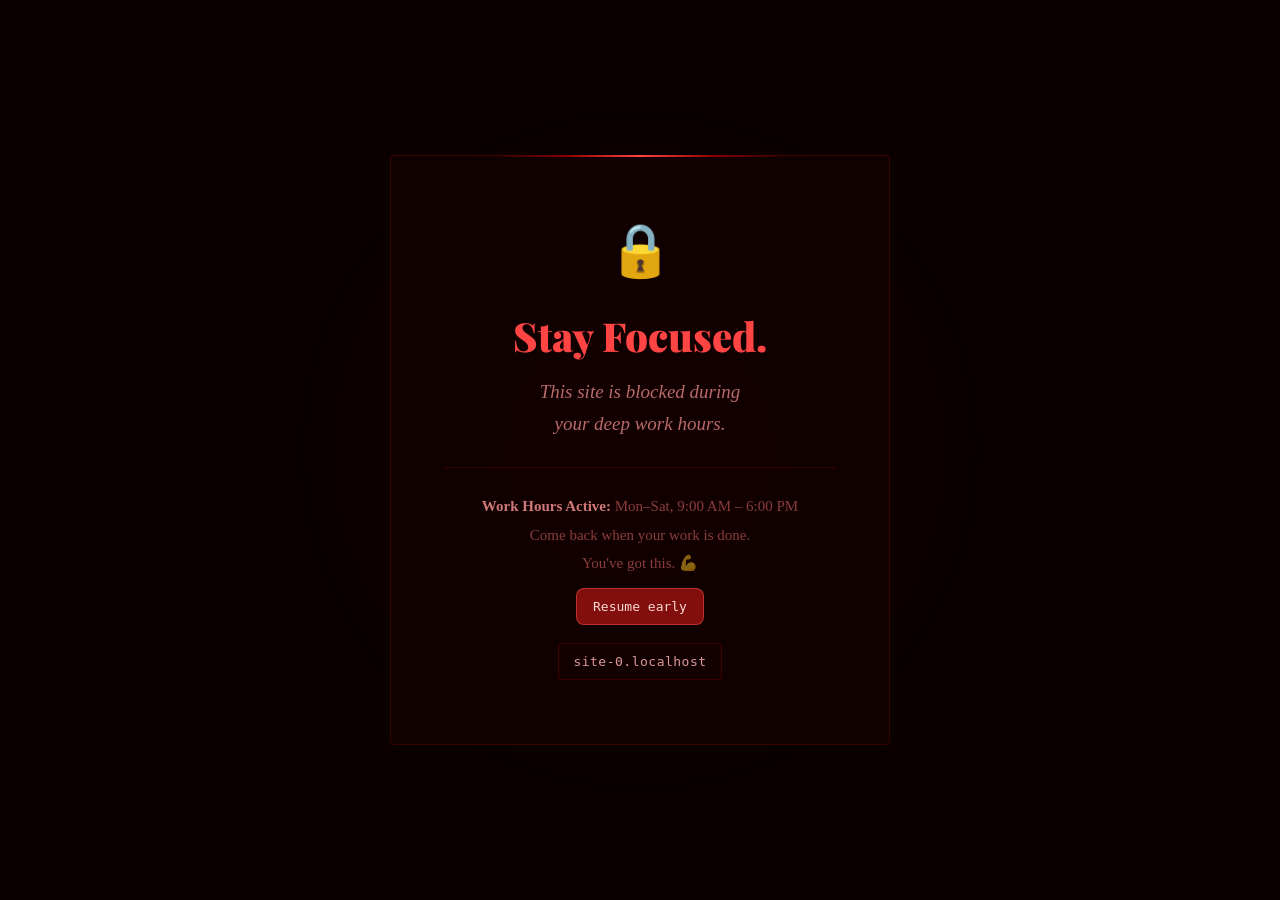
<file: blocked.html>
<!DOCTYPE html>
<html lang="en">
<head>
  <meta charset="UTF-8">
  <title>Blocked – FocusGuard</title>
  <link href="https://fonts.googleapis.com/css2?family=Playfair+Display:wght@700;900&family=Crimson+Pro:ital,wght@0,400;1,400&display=swap" rel="stylesheet">
  <style>
    * { margin: 0; padding: 0; box-sizing: border-box; }
    body {
      background: #0a0000;
      min-height: 100vh;
      display: flex;
      align-items: center;
      justify-content: center;
      font-family: 'Roboto', 'sans-serif';
    }
    .bg-glow {
      position: fixed;
      width: 700px; height: 700px;
      background: radial-gradient(circle, rgba(139,0,0,0.12) 0%, transparent 70%);
      top: 50%; left: 50%;
      transform: translate(-50%, -50%);
      pointer-events: none;
    }
    .card {
      text-align: center;
      padding: 64px 52px;
      border: 1px solid rgba(139,0,0,0.35);
      border-radius: 4px;
      background: rgba(18,0,0,0.85);
      max-width: 500px;
      width: 92%;
      position: relative;
    }
    .card::before {
      content: '';
      position: absolute;
      top: -1px; left: 20%; right: 20%;
      height: 2px;
      background: linear-gradient(90deg, transparent, #8B0000, #FF4444, #8B0000, transparent);
    }
    .lock { font-size: 52px; margin-bottom: 28px; display: block; }
    h1 {
      font-family: 'Playfair Display', serif;
      font-size: 40px;
      font-weight: 900;
      color: #FF4444;
      margin-bottom: 14px;
    }
    p {
      color: rgba(255,150,150,0.7);
      font-size: 19px;
      font-style: italic;
      margin-bottom: 28px;
      line-height: 1.65;
    }
    .info {
      color: rgba(255,120,120,0.5);
      font-size: 15px;
      line-height: 1.9;
      border-top: 1px solid rgba(139,0,0,0.3);
      padding-top: 24px;
    }

    .info strong { color: rgba(255,150,150,0.8); }

    .pause-state {
      display: block;
      margin: 10px 0 8px;
      color: rgba(255, 170, 170, 0.75);
      font-size: 14px;
      font-family: 'JetBrains Mono', monospace;
    }

    .resume-btn {
      margin: 10px auto 0;
      padding: 10px 16px;
      border: 1px solid rgba(220, 70, 70, 0.65);
      border-radius: 8px;
      background: rgba(180, 20, 20, 0.7);
      color: rgba(255, 230, 220, 0.95);
      font-family: 'JetBrains Mono', monospace;
      font-size: 13px;
      cursor: pointer;
      transition: all 0.2s ease;
      display: block;
    }

    .resume-btn:hover {
      background: rgba(200, 40, 40, 0.8);
      border-color: rgba(240, 100, 100, 0.75);
    }

    .resume-btn:active {
      transform: translateY(1px);
    }

    .domain {
      margin-top: 18px;
      padding: 10px 14px;
      border: 1px solid rgba(139,0,0,0.35);
      border-radius: 4px;
      display: inline-block;
      color: rgba(255,180,180,0.85);
      font-family: 'JetBrains Mono', monospace;
      letter-spacing: 0.5px;
      font-size: 13px;
      background: rgba(20,0,0,0.45);
    }
  </style>
</head>
<body>
  <div class="bg-glow"></div>
  <div class="card">
    <span class="lock">🔒</span>
    <h1>Stay Focused.</h1>
    <p>This site is blocked during<br>your deep work hours.</p>
    <div class="info">
      <strong>Work Hours Active:</strong> <span id="workHours">Mon–Sat, 9 AM – 6 PM</span><br>
      <span id="pauseState"></span>
      Come back when your work is done.<br>
      You've got this. 💪
    </div>
    <button id="resumeBtn" class="resume-btn" hidden>Resume early</button>
    <div class="domain" id="blockedDomain"></div>
  </div>

    <script src="blocked.js"></script>
</body>
</html>
</file>
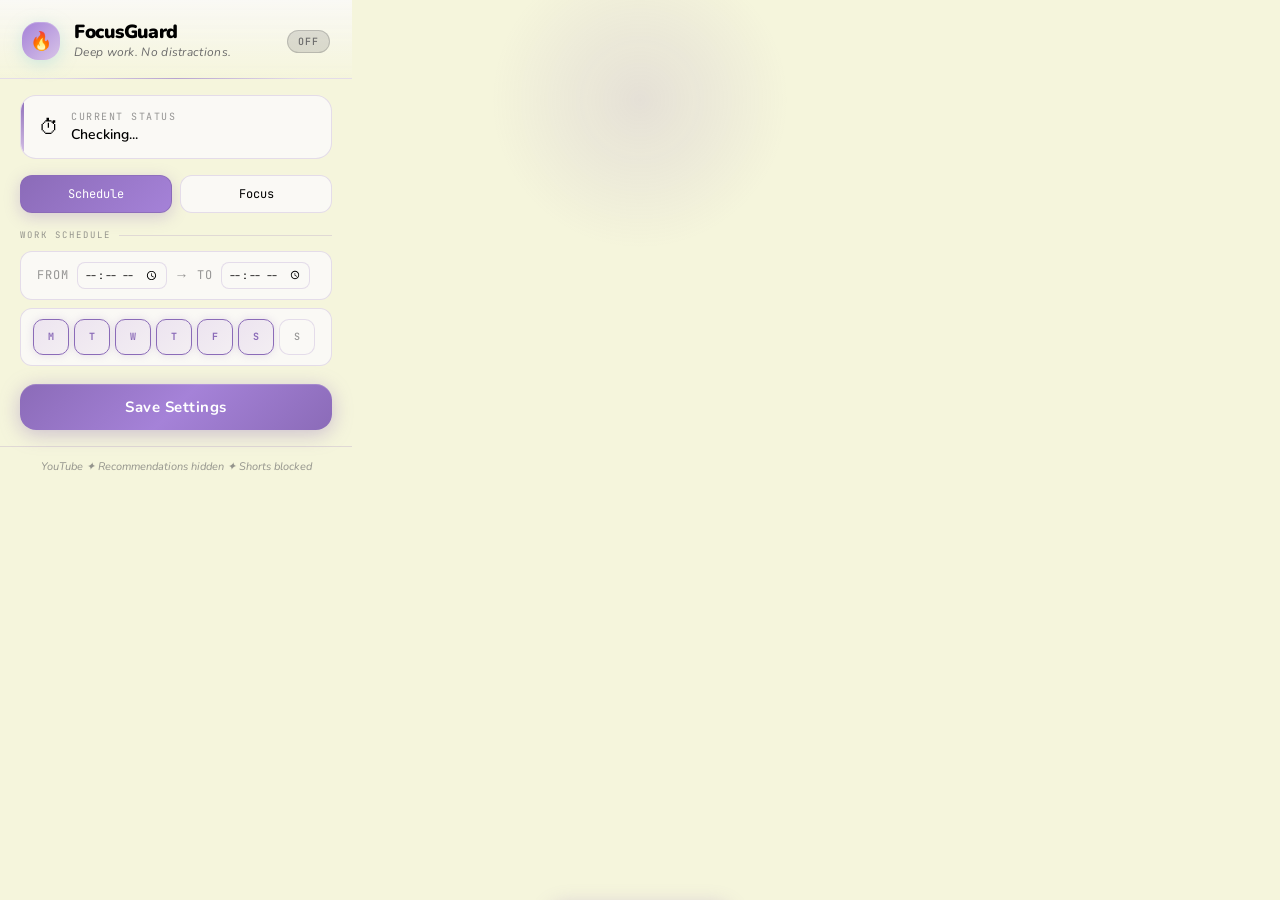
<file: popup.html>
<!DOCTYPE html>
<html lang="en">
<head>
  <meta charset="UTF-8">
  <meta name="viewport" content="width=device-width, initial-scale=1.0">
  <title>FocusGuard</title>
  <link href="https://fonts.googleapis.com/css2?family=Nunito:wght@300;400;600;700;900&family=JetBrains+Mono:wght@400;500&display=swap" rel="stylesheet">
  <style>
    :root {
      --soft-red: #8B6BB8;
      --soft-green: #D8C4E8;
      --cream: #F5F5DC;
      --light-cream: #FAF9F6;
      --dark-text: #000000;
      --muted-text: #6B6B6B;
      --border: rgba(139, 107, 184, 0.2);
      --border-hot: rgba(139, 107, 184, 0.5);
      --surface: rgba(250, 249, 246, 0.95);
      --bg: var(--cream);
      --bg2: var(--light-cream);
      --text: var(--dark-text);
      --text-dim: var(--muted-text);
      --text-muted: rgba(107, 107, 107, 0.7);
      --purple-dark: #7C5AC2;
      --purple-light: #E6D9F5;
      --purple-accent: #A582D8;
    }

    * { margin: 0; padding: 0; box-sizing: border-box; }

    body {
      width: 360px;
      max-height: 600px;
      min-height: 480px;
      background: var(--bg);
      font-family: 'Nunito', sans-serif;
      color: var(--text);
      overflow-x: hidden;
      overflow-y: auto;
      position: relative;
      padding-right: 8px;
    }

    /* Ambient glow */
    .ambient {
      position: fixed;
      width: 300px; height: 300px;
      background: radial-gradient(circle, rgba(139, 107, 184, 0.15) 0%, transparent 70%);
      top: -50px; left: 50%;
      transform: translateX(-50%);
      pointer-events: none;
      z-index: 0;
    }

    .wrapper {
      position: relative;
      z-index: 1;
      padding: 0 0 20px;
    }

    /* ── HEADER ── */
    header {
      padding: 22px 22px 18px;
      border-bottom: 1px solid var(--border);
      display: flex;
      align-items: center;
      gap: 14px;
      position: relative;
      background: linear-gradient(180deg, rgba(250, 249, 246, 0.95) 0%, transparent 100%);
    }

    header::after {
      content: '';
      position: absolute;
      bottom: -1px; left: 15%; right: 15%;
      height: 1px;
      background: linear-gradient(90deg, transparent, #8B6BB8, transparent);
      opacity: 0.5;
    }

    .logo-mark {
      width: 38px; height: 38px;
      background: linear-gradient(135deg, #A582D8, #D8C4E8);
      border-radius: 16px;
      display: flex;
      align-items: center;
      justify-content: center;
      font-size: 18px;
      box-shadow: 0 4px 16px rgba(168, 218, 220, 0.5), inset 0 1px 0 rgba(255,255,255,0.2);
      flex-shrink: 0;
    }

    .header-text h1 {
      font-family: 'Nunito', sans-serif;
      font-size: 19px;
      font-weight: 900;
      letter-spacing: -0.3px;
      color: var(--dark-text);
      line-height: 1;
    }

    .header-text .tagline {
      font-size: 12px;
      color: var(--text-dim);
      font-style: italic;
      margin-top: 2px;
      letter-spacing: 0.3px;
    }

    .status-badge {
      margin-left: auto;
      padding: 4px 10px;
      border-radius: 20px;
      font-family: 'JetBrains Mono', monospace;
      font-size: 10px;
      font-weight: 500;
      letter-spacing: 1px;
      text-transform: uppercase;
      transition: all 0.3s ease;
    }

    .status-badge.active {
      background: rgba(139, 107, 184, 0.2);
      border: 1px solid rgba(139, 107, 184, 0.5);
      color: #8B6BB8;
      box-shadow: 0 0 12px rgba(139, 107, 184, 0.25);
    }

    .status-badge.inactive {
      background: rgba(107, 107, 107, 0.2);
      border: 1px solid rgba(107, 107, 107, 0.3);
      color: var(--muted-text);
    }

    /* ── TIME BLOCK ── */
    .time-block {
      margin: 16px 20px 0;
      padding: 14px 18px;
      background: var(--surface);
      border: 1px solid var(--border);
      border-radius: 16px;
      display: flex;
      align-items: center;
      gap: 12px;
      position: relative;
      overflow: hidden;
    }

    .time-block.is-active {
      border-color: rgba(139, 107, 184, 0.4);
      background: rgba(250, 249, 246, 0.95);
    }

    .time-block::before {
      content: '';
      position: absolute;
      top: 0; left: 0; bottom: 0;
      width: 3px;
      background: linear-gradient(180deg, #8B6BB8, #D8C4E8);
      border-radius: 4px 0 0 4px;
    }

    .time-icon { font-size: 20px; }

    .time-info { flex: 1; }
    .time-info .label {
      font-size: 10px;
      color: var(--text-muted);
      text-transform: uppercase;
      letter-spacing: 1.5px;
      font-family: 'JetBrains Mono', monospace;
      margin-bottom: 2px;
    }

    .time-info .value {
      font-size: 14px;
      color: var(--text);
      font-weight: 600;
    }

    .time-info .value span {
      color: var(--rose);
    }

    .countdown {
      font-family: 'JetBrains Mono', monospace;
      font-size: 11px;
      color: #8B6BB8;
      text-align: right;
      line-height: 1.4;
    }
    .countdown .count-label {
      color: var(--text-muted);
      font-size: 9px;
      text-transform: uppercase;
      letter-spacing: 1px;
    }

    /* ── SECTION ── */
    .section {
      margin: 16px 20px 0;
    }

    .section-title {
      font-family: 'JetBrains Mono', monospace;
      font-size: 9px;
      letter-spacing: 2px;
      text-transform: uppercase;
      color: var(--text-muted);
      margin-bottom: 10px;
      display: flex;
      align-items: center;
      gap: 8px;
    }

    /* ── TAB NAV ── */
    .tabbar {
      display: flex;
      gap: 8px;
      padding: 0 20px;
      margin-top: 16px;
    }

    .tab {
      flex: 1;
      padding: 10px 12px;
      border: 1px solid var(--border);
      border-radius: 12px;
      background: var(--surface);
      color: var(--text);
      font-family: 'JetBrains Mono', monospace;
      font-size: 12px;
      cursor: pointer;
      transition: all 0.2s;
    }

    .tab.active {
      background: linear-gradient(135deg, #8B6BB8 0%, #A582D8 100%);
      border-color: rgba(139, 107, 184, 0.8);
      color: #fff;
      box-shadow: 0 4px 16px rgba(139, 107, 184, 0.3);
    }

    .tab:focus {
      outline: 2px solid #8B6BB8;
      outline-offset: 2px;
    }

    .tab-content {
      display: none;
    }

    .tab-content.active {
      display: block;
    }

    .section-title::after {
      content: '';
      flex: 1;
      height: 1px;
      background: var(--border);
    }

    /* ── MASTER TOGGLE ── */
    .master-toggle {
      display: flex;
      align-items: center;
      justify-content: space-between;
      padding: 14px 18px;
      background: var(--surface);
      border: 1px solid var(--border);
      border-radius: 16px;
      cursor: pointer;
      transition: all 0.2s;
    }

    .master-toggle:hover {
      border-color: var(--border-hot);
      background: rgba(250, 249, 246, 0.95);
    }

    .toggle-left {
      display: flex;
      align-items: center;
      gap: 12px;
    }

    .toggle-icon { font-size: 18px; }

    .toggle-label {
      font-size: 15px;
      font-weight: 600;
      color: var(--text);
    }

    .toggle-sublabel {
      font-size: 12px;
      color: var(--text-dim);
      font-style: italic;
    }

    /* Switch */
    .switch {
      position: relative;
      width: 44px;
      height: 24px;
      flex-shrink: 0;
    }

    .switch input { display: none; }

    .switch-track {
      position: absolute;
      inset: 0;
      border-radius: 12px;
      background: rgba(110,80,140,0.3);
      border: 1px solid rgba(139,107,184,0.4);
      transition: all 0.3s ease;
      cursor: pointer;
    }

    .switch-thumb {
      position: absolute;
      top: 3px; left: 3px;
      width: 16px; height: 16px;
      border-radius: 50%;
      background: rgba(139,107,184,0.5);
      transition: all 0.3s cubic-bezier(0.34, 1.56, 0.64, 1);
    }

    input:checked ~ .switch-track {
      background: linear-gradient(135deg, #8B6BB8, #A582D8);
      border-color: rgba(139,107,184,0.8);
      box-shadow: 0 0 12px rgba(139,107,184,0.3);
    }

    input:checked ~ .switch-track .switch-thumb {
      left: 23px;
      background: #fff;
      box-shadow: 0 2px 8px rgba(139,107,184,0.4);
    }

    /* ── SITE BLOCKERS ── */
    .sites-grid {
      display: grid;
      grid-template-columns: 1fr 1fr;
      gap: 8px;
    }

    .site-item {
      display: flex;
      align-items: center;
      justify-content: space-between;
      padding: 10px 12px;
      background: var(--surface);
      border: 1px solid var(--border);
      border-radius: 12px;
      cursor: pointer;
      transition: all 0.2s;
    }

    .site-item:hover {
      border-color: var(--border-hot);
    }

    .site-item.blocked {
      border-color: rgba(139, 107, 184, 0.4);
      background: rgba(216, 196, 232, 0.15);
    }

    .custom-site {
      margin-top: 12px;
      padding: 12px;
      background: rgba(216, 196, 232, 0.1);
      border: 1px solid rgba(139, 107, 184, 0.3);
      border-radius: 16px;
    }

    .custom-site-row {
      display: flex;
      gap: 8px;
      margin-bottom: 10px;
    }

    .custom-site-input {
      flex: 1;
      padding: 8px 10px;
      background: var(--light-cream);
      border: 1px solid var(--border);
      border-radius: 12px;
      color: var(--text);
      font-family: 'JetBrains Mono', monospace;
      font-size: 13px;
      outline: none;
    }

    .custom-site-add {
      padding: 8px 10px;
      border: 1px solid #8B6BB8;
      border-radius: 12px;
      background: linear-gradient(135deg, #8B6BB8, #A582D8);
      color: #fff;
      font-family: 'JetBrains Mono', monospace;
      font-size: 12px;
      cursor: pointer;
      transition: all 0.2s;
    }

    .custom-site-add:hover {
      opacity: 0.9;
      box-shadow: 0 2px 8px rgba(139, 107, 184, 0.3);
    }

    .custom-sites-list {
      display: flex;
      flex-direction: column;
      gap: 6px;
    }

    .custom-site-item {
      display: flex;
      justify-content: space-between;
      align-items: center;
      padding: 8px 10px;
      background: var(--light-cream);
      border: 1px solid var(--border);
      border-radius: 12px;
      font-family: 'JetBrains Mono', monospace;
      font-size: 12px;
      color: var(--text);
    }

    .custom-site-remove {
      padding: 4px 10px;
      border: 1px solid rgba(139, 107, 184, 0.5);
      border-radius: 12px;
      background: rgba(139, 107, 184, 0.15);
      color: #8B6BB8;
      font-family: 'JetBrains Mono', monospace;
      font-size: 11px;
      cursor: pointer;
      transition: all 0.2s;
    }

    .custom-site-remove:hover {
      background: rgba(139, 107, 184, 0.25);
    }

    .pause-row {
      margin-top: 12px;
      display: flex;
      align-items: center;
      gap: 10px;
    }

    .pause-btn {
      flex: 1;
      padding: 10px 12px;
      border: 1px solid #8B6BB8;
      border-radius: 12px;
      background: linear-gradient(135deg, #8B6BB8, #A582D8);
      color: #fff;
      font-family: 'JetBrains Mono', monospace;
      font-size: 12px;
      cursor: pointer;
      transition: all 0.2s;
    }

    .pause-btn:hover:not(:disabled) {
      opacity: 0.9;
      box-shadow: 0 2px 8px rgba(139, 107, 184, 0.3);
    }

    .pause-btn:disabled {
      opacity: 0.5;
      cursor: not-allowed;
    }

    .pause-info {
      display: flex;
      flex-direction: column;
      gap: 4px;
    }

    .pause-indicator {
      font-size: 10px;
      color: var(--text-dim);
      font-family: 'JetBrains Mono', monospace;
      text-transform: uppercase;
      letter-spacing: 1px;
    }

    .pause-help {
      font-size: 11px;
      color: var(--text-muted);
      font-family: 'JetBrains Mono', monospace;
      line-height: 1.2;
    }

    .site-left {
      display: flex;
      align-items: center;
      gap: 8px;
    }

    .site-emoji { font-size: 14px; }

    .site-name {
      font-size: 13px;
      color: var(--text);
      font-weight: 600;
    }

    /* Mini toggle */
    .mini-switch {
      position: relative;
      width: 32px;
      height: 17px;
      flex-shrink: 0;
    }

    .mini-switch input { display: none; }

    .mini-track {
      position: absolute;
      inset: 0;
      border-radius: 9px;
      background: rgba(110,80,140,0.3);
      border: 1px solid rgba(139,107,184,0.4);
      transition: all 0.25s;
      cursor: pointer;
    }

    .mini-thumb {
      position: absolute;
      top: 2px; left: 2px;
      width: 11px; height: 11px;
      border-radius: 50%;
      background: rgba(139,107,184,0.5);
      transition: all 0.25s cubic-bezier(0.34, 1.56, 0.64, 1);
    }

    input:checked ~ .mini-track {
      background: linear-gradient(135deg, #8B6BB8, #A582D8);
      border-color: rgba(139,107,184,0.8);
    }

    input:checked ~ .mini-track .mini-thumb {
      left: 17px;
      background: #fff;
    }

    /* ── SCHEDULE SECTION ── */
    .schedule-row {
      display: flex;
      align-items: center;
      justify-content: space-between;
      padding: 11px 16px;
      background: var(--surface);
      border: 1px solid var(--border);
      border-radius: 12px;
      margin-bottom: 8px;
    }

    .sched-label {
      font-size: 13px;
      color: var(--text-dim);
      display: flex;
      align-items: center;
      gap: 8px;
    }

    .sched-val {
      font-family: 'JetBrains Mono', monospace;
      font-size: 12px;
      color: var(--rose);
    }

    .time-inputs {
      display: flex;
      align-items: center;
      gap: 8px;
      background: var(--surface);
      border: 1px solid var(--border);
      border-radius: 12px;
      padding: 10px 16px;
      margin-bottom: 8px;
    }

    .time-inputs label {
      font-size: 12px;
      color: var(--text-muted);
      font-family: 'JetBrains Mono', monospace;
      text-transform: uppercase;
      letter-spacing: 1px;
    }

    .time-inputs select,
    .time-inputs input {
      background: var(--light-cream);
      border: 1px solid var(--border);
      color: var(--text);
      font-family: 'JetBrains Mono', monospace;
      font-size: 10px;
      padding: 4px 6px;
      border-radius: 8px;
      cursor: pointer;
      outline: none;
      transition: border-color 0.2s;
    }

    .time-inputs select:hover,
    .time-inputs select:focus,
    .time-inputs input:hover,
    .time-inputs input:focus {
      border-color: var(--border-hot);
    }

    .time-sep {
      color: var(--text-muted);
      font-size: 14px;
    }

    /* ── DAYS ── */
    .days-row {
      display: flex;
      gap: 5px;
      background: var(--surface);
      border: 1px solid var(--border);
      border-radius: 12px;
      padding: 10px 12px;
    }

    .day-btn {
      flex: 1;
      aspect-ratio: 1;
      max-width: 36px;
      border-radius: 10px;
      border: 1px solid var(--border);
      background: var(--light-cream);
      color: var(--text-muted);
      font-family: 'JetBrains Mono', monospace;
      font-size: 10px;
      font-weight: 500;
      cursor: pointer;
      transition: all 0.2s;
      display: flex;
      align-items: center;
      justify-content: center;
    }

    .day-btn:hover {
      border-color: var(--border-hot);
      color: #8B6BB8;
    }

    .day-btn.on {
      background: linear-gradient(135deg, rgba(216, 196, 232, 0.4), rgba(216, 196, 232, 0.2));
      border-color: #8B6BB8;
      color: #8B6BB8;
      box-shadow: 0 0 8px rgba(139, 107, 184, 0.2);
      font-weight: 700;
    }

    /* ── SAVE BUTTON ── */
    .save-btn {
      margin: 18px 20px 0;
      width: calc(100% - 40px);
      padding: 13px;
      background: linear-gradient(135deg, #8B6BB8 0%, #A582D8 50%, #8B6BB8 100%);
      border: none;
      border-radius: 16px;
      color: #fff;
      font-family: 'Nunito', sans-serif;
      font-size: 15px;
      font-weight: 700;
      letter-spacing: 0.5px;
      cursor: pointer;
      transition: all 0.2s ease;
      box-shadow: 0 4px 20px rgba(139, 107, 184, 0.4), inset 0 1px 0 rgba(255,255,255,0.15);
      position: relative;
      overflow: hidden;
    }

    .save-btn::before {
      content: '';
      position: absolute;
      top: 0; left: -100%;
      width: 60%;
      height: 100%;
      background: linear-gradient(90deg, transparent, rgba(255,255,255,0.08), transparent);
      transition: left 0.5s ease;
    }

    .save-btn:hover {
      transform: translateY(-1px);
      box-shadow: 0 6px 24px rgba(139, 107, 184, 0.5), inset 0 1px 0 rgba(255,255,255,0.2);
    }

    .save-btn:hover::before { left: 150%; }

    .save-btn:active { transform: translateY(0); }

    /* ── FOOTER ── */
    footer {
      text-align: center;
      margin-top: 16px;
      padding: 12px 20px 0;
      border-top: 1px solid var(--border);
    }

    footer p {
      font-size: 11px;
      color: var(--text-muted);
      font-style: italic;
    }

    footer span { color: var(--rose); }

    /* Saved toast */
    .toast {
      position: fixed;
      bottom: 20px;
      left: 50%;
      transform: translateX(-50%) translateY(60px);
      background: linear-gradient(135deg, #E6D9F5, #F5F5DC);
      border: 1px solid rgba(139, 107, 184, 0.5);
      color: #8B6BB8;
      padding: 10px 22px;
      border-radius: 16px;
      font-size: 13px;
      font-family: 'JetBrains Mono', monospace;
      letter-spacing: 0.5px;
      transition: transform 0.3s cubic-bezier(0.34, 1.56, 0.64, 1);
      z-index: 100;
      box-shadow: 0 4px 20px rgba(139, 107, 184, 0.3);
      pointer-events: none;
    }

    .toast.show {
      transform: translateX(-50%) translateY(0);
    }
  </style>
</head>
<body>
  <div class="ambient"></div>
  <div class="wrapper">

    <!-- HEADER -->
    <header>
      <div class="logo-mark">🔥</div>
      <div class="header-text">
        <h1>FocusGuard</h1>
        <div class="tagline">Deep work. No distractions.</div>
      </div>
      <div class="status-badge inactive" id="statusBadge">OFF</div>
    </header>

    <!-- TIME BLOCK -->
    <div class="time-block" id="timeBlock">
      <div class="time-icon">⏱</div>
      <div class="time-info">
        <div class="label">Current Status</div>
        <div class="value" id="statusText">Checking...</div>
      </div>
      <div class="countdown" id="countdown"></div>
    </div>

    <div class="tabbar" role="tablist">
      <button type="button" class="tab active" data-tab="schedule" role="tab" aria-selected="true">Schedule</button>
      <button type="button" class="tab" data-tab="focus" role="tab" aria-selected="false">Focus</button>
    </div>

    <div class="tab-content active" data-tab="schedule">
      <div class="section">
        <div class="section-title">Work Schedule</div>
        <div class="time-inputs">
          <label>From</label>
          <input id="startTime" type="time" />
          <span class="time-sep">→</span>
          <label>To</label>
          <input id="endTime" type="time" />
        </div>

        <div class="days-row" id="daysRow">
          <button class="day-btn on" data-day="1">M</button>
          <button class="day-btn on" data-day="2">T</button>
          <button class="day-btn on" data-day="3">W</button>
          <button class="day-btn on" data-day="4">T</button>
          <button class="day-btn on" data-day="5">F</button>
          <button class="day-btn on" data-day="6">S</button>
          <button class="day-btn" data-day="0">S</button>
        </div>
      </div>
    </div>

    <div class="tab-content" data-tab="focus">
      <div class="section">
        <div class="section-title">Focus Mode</div>
        <div class="master-toggle">
          <div class="toggle-left">
            <div class="toggle-icon">🛡️</div>
            <div>
              <div class="toggle-label">FocusGuard is enabled</div>
              <div class="toggle-sublabel">Blocks only during work hours</div>
            </div>
          </div>
          <label class="switch">
            <input type="checkbox" id="masterToggle" checked disabled>
            <div class="switch-track">
              <div class="switch-thumb"></div>
            </div>
          </label>
        </div>

        <div class="pause-row">
          <button class="pause-btn" id="pauseBtn" type="button">Pause 30m (0/2)</button>
          <div class="pause-info">
            <div class="pause-indicator" id="pauseIndicator">Pauses left: 2</div>
            <div class="pause-help">Pause is limited to 2 times per day.</div>
          </div>
        </div>
      </div>

      <div class="section">
        <div class="section-title">Block Sites</div>
        <div class="sites-grid">
          <div class="site-item blocked" data-site="instagram">
            <div class="site-left">
              <span class="site-emoji">📸</span>
              <span class="site-name">Instagram</span>
            </div>
            <label class="mini-switch">
              <input type="checkbox" data-site="instagram" checked>
              <div class="mini-track"><div class="mini-thumb"></div></div>
            </label>
          </div>
          <div class="site-item blocked" data-site="facebook">
            <div class="site-left">
              <span class="site-emoji">📘</span>
              <span class="site-name">Facebook</span>
            </div>
            <label class="mini-switch">
              <input type="checkbox" data-site="facebook" checked>
              <div class="mini-track"><div class="mini-thumb"></div></div>
            </label>
          </div>
          <div class="site-item blocked" data-site="twitter">
            <div class="site-left">
              <span class="site-emoji">𝕏</span>
              <span class="site-name">X / Twitter</span>
            </div>
            <label class="mini-switch">
              <input type="checkbox" data-site="twitter" checked>
              <div class="mini-track"><div class="mini-thumb"></div></div>
            </label>
          </div>
          <div class="site-item" data-site="reddit">
            <div class="site-left">
              <span class="site-emoji">👽</span>
              <span class="site-name">Reddit</span>
            </div>
            <label class="mini-switch">
              <input type="checkbox" data-site="reddit">
              <div class="mini-track"><div class="mini-thumb"></div></div>
            </label>
          </div>
          <div class="site-item blocked" data-site="tiktok">
            <div class="site-left">
              <span class="site-emoji">🎵</span>
              <span class="site-name">TikTok</span>
            </div>
            <label class="mini-switch">
              <input type="checkbox" data-site="tiktok" checked>
              <div class="mini-track"><div class="mini-thumb"></div></div>
            </label>
          </div>
        </div>

        <div class="custom-site">
          <div class="custom-site-row">
            <input id="newSiteInput" class="custom-site-input" type="text" placeholder="example.com" />
            <button id="addSiteBtn" class="custom-site-add" type="button">Add</button>
          </div>
          <div id="customSitesList" class="custom-sites-list"></div>
        </div>
      </div>
    </div>

    <!-- SAVE -->
    <button class="save-btn" id="saveBtn">Save Settings</button>

    <!-- FOOTER -->
    <footer>
      <p>YouTube <span>✦</span> Recommendations hidden <span>✦</span> Shorts blocked</p>
    </footer>

  </div>

  <div class="toast" id="toast">✓ Settings saved</div>

  <script src="popup.js"></script>
</body>
</html>
</file>
